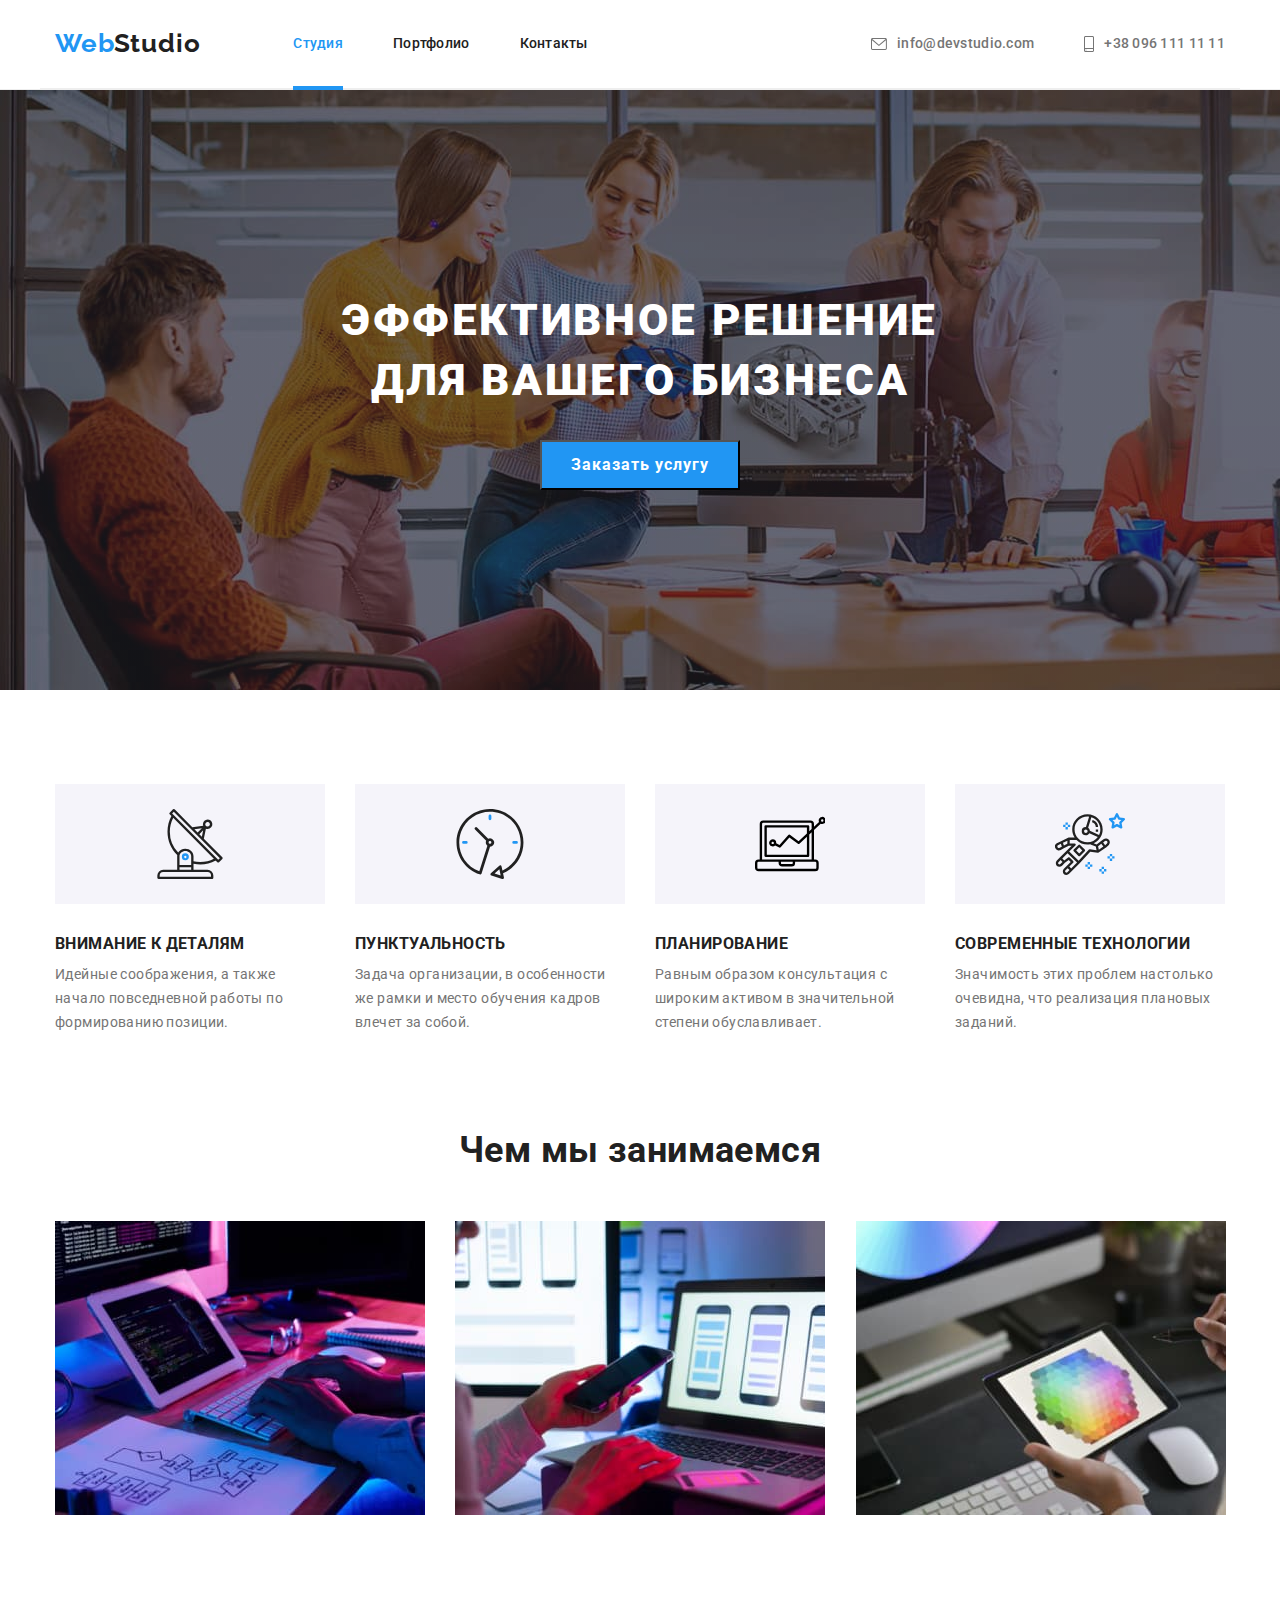
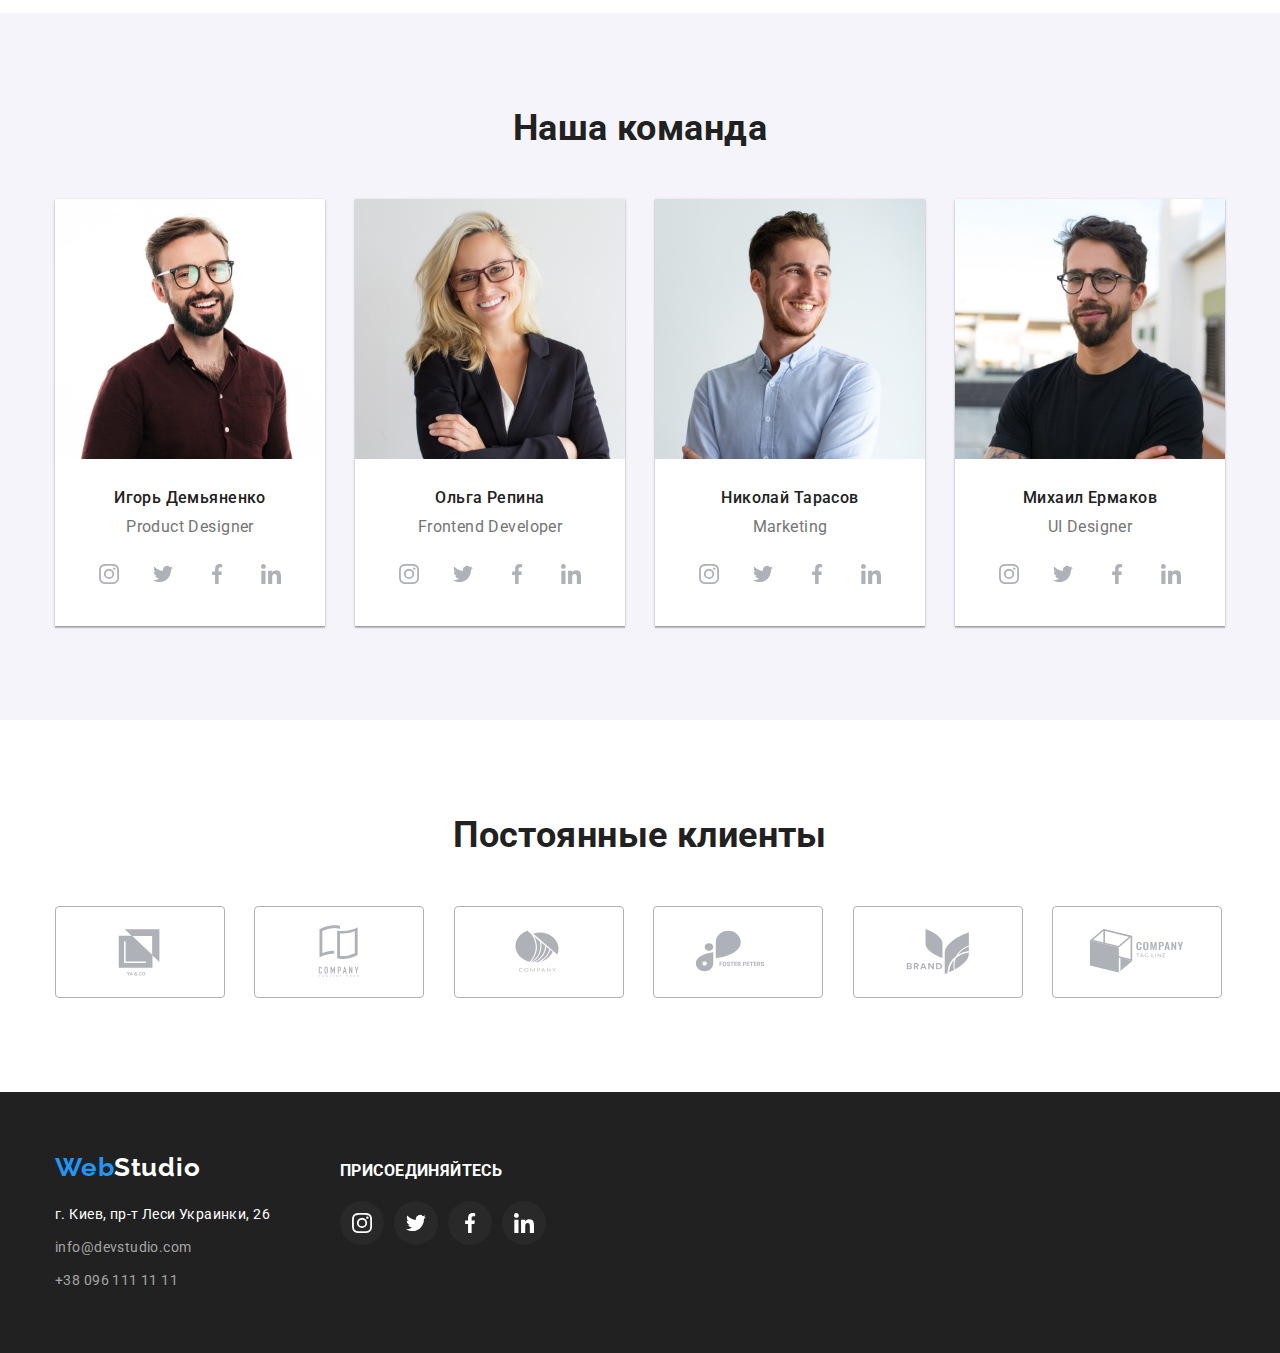
<file: index.html>
<!DOCTYPE html>
<html lang="ru">
    <head>
        <meta charset="UTF-8">
        <meta http-equiv="X-UA-Compatible" content="IE=edge">
        <meta name="viewport" content="width=device-width, initial-scale=1.0">
        <title>homework#4</title>
        <link href="https://fonts.googleapis.com/css2?family=Raleway:wght@700&family=Roboto:wght@400;500;700;900&display=swap"
            rel="stylesheet">
        <link rel="stylesheet" href="https://cdnjs.cloudflare.com/ajax/libs/modern-normalize/1.1.0/modern-normalize.min.css">
        <link rel="stylesheet" href="./css/style.css">
    </head>
    <body class="page">
        <!-- Шапка -->
        <header class="header"> 
            <div class="container header">
                <nav class="site-nav">
                    <a class="logo" href="">
                        <span class="logo-accent">Web</span>
                        <span class="logo-black">Studio</span>
                    </a>

                    <ul class="link-list">
                        <li><a id="studio" class="link" href="./index.html">Студия</a></li>
                        <li><a class="link" href="./portfolio.html">Портфолио</a></li>
                        <li><a class="link" href="./index.html">Контакты</a></li>
                    </ul>
                </nav>
                <ul class="contact"> 
                    <li><a class="contact-link icon-envelope" href="mailto:info@devstudio.com">
                            <svg class="envelope">
                                <use href="./images/icons.svg#envelope"></use>
                            </svg>
                            info@devstudio.com 
                        </a>
                    </li>
                    <li><a class="contact-link icon-smartphone" href="tel:+380961111111">
                            <svg class="smartphone">
                                <use href="./images/icons.svg#smartphone"></use>
                            </svg>
                            +38 096 111 11 11
                        </a>
                    </li>
                </ul>
            </div>
        </header>

        <main>
            <!-- Герой -->
            <section class="hero">
                <div class="container">
                    <h1 class="hero-title">
                        ЭФФЕКТИВНОЕ РЕШЕНИЕ ДЛЯ ВАШЕГО БИЗНЕСА
                    </h1>
                    
                    <button class="button" type="button">
                        Заказать услугу
                    </button>
                </div>
            </section>
            
            <!--Особенности  features-->
            <section class ="section features">
                <div class="container">
                    <h2 class="section-title hidden">Преимущества</h2>
                    <ul class="features-list">
                        <li>
                            <div class="features-icons">
                                <svg width="70px" height="70px">
                                    <use href="./images/icons.svg#antenna"></use>
                                </svg>
                            </div>
                            <h3 class="title">ВНИМАНИЕ К ДЕТАЛЯМ</h3>
                            <p>Идейные соображения, а также начало повседневной работы по формированию позиции.</p>
                        </li>
                        <li>
                            <div class="features-icons">
                                <svg width="70px" height="70px">
                                    <use href="./images/icons.svg#clock"></use>
                                </svg>
                            </div>
                            <h3 class="title">ПУНКТУАЛЬНОСТЬ</h3>
                            <p>Задача организации, в особенности же рамки и место обучения кадров влечет за собой.</p>
                        </li>
                        <li>
                            <div class="features-icons">
                                <svg width="70px" height="70px">
                                    <use href="./images/icons.svg#vector"></use>
                                </svg>
                            </div>
                            <h3 class="title">ПЛАНИРОВАНИЕ</h3>
                            <p>Равным образом консультация с широким активом в значительной степени обуславливает.</p>
                        </li>
                        <li>
                            <div class="features-icons">
                                <svg width="70px" height="70px">
                                    <use href="./images/icons.svg#astronaut"></use>
                                </svg>
                            </div>
                            <h3 class="title">СОВРЕМЕННЫЕ ТЕХНОЛОГИИ</h3>
                            <p>Значимость этих проблем настолько очевидна, что реализация плановых заданий.</p>
                        </li>
                    </ul>
                </div>
            </section>

            <!-- Чем занимаемся? -->
            <section class="section work">
                <div class="container">
                    <h2 class="section-title">Чем мы занимаемся</h2>
                    <ul class="work-list">
                        <li>
                            <img src="./images/work/img1.jpg" alt="Работник пишет код" width="370">
                        </li>
                        <li>
                            <img src="./images/work/img2.jpg" alt="Работник создает инетрфейс" width="370">
                        </li>
                        <li>
                            <img src="./images/work/img3.jpg" alt="Работник подбирает цвет" width="370">
                        </li>
                    </ul>                
                </div>
            </section>

            <!-- Наша команда -->
            <section class="section staff">
               <div class="container">
                    <h2 class="section-title">Наша команда</h2>
                    <ul class="staff-name">
                        <li class="staff-persons">
                            <img src="./images/staff/img1.jpg" alt="Фото работника" width="270">
                            <div class="staff-box">
                                <h3 class="name">Игорь Демьяненко</h3>
                                <p class="position">Product Designer</p>
                                <ul class="social-team">
                                    <li><a class="person-link" href="">
                                            <svg class="instagram" width="20px" height="20px">
                                                <use href="./images/icons.svg#instagram"></use>
                                            </svg>
                                        </a>
                                    </li>
                                    <li><a class="person-link" href="">
                                            <svg class="twitter" width="20px" height="20px">
                                                <use href="./images/icons.svg#twitter"></use>
                                            </svg>
                                        </a>
                                    </li>
                                    <li><a class="person-link" href="">
                                            <svg class="facebook" width="20px" height="20px">
                                                <use href="./images/icons.svg#facebook"></use>
                                            </svg>
                                        </a>
                                    </li>
                                    <li><a class="person-link" href="">
                                            <svg class="linkedin" width="20px" height="20px">
                                                <use href="./images/icons.svg#linkedin"></use>
                                            </svg>
                                        </a>
                                    </li>
                                </ul>
                            </div>
                        </li>
                        <li class="staff-persons">
                            <img src="./images/staff/img2.jpg" alt="Фото работника" width="270">
                            <div class="staff-box">
                                <h3 class="name">Ольга Репина</h3>
                                <p class="position">Frontend Developer</p>
                                <ul class="social-team">
                                    <li><a class="person-link" href="">
                                            <svg class="instagram" width="20px" height="20px">
                                                <use href="./images/icons.svg#instagram"></use>
                                            </svg>
                                        </a>
                                    </li>
                                    <li><a class="person-link" href="">
                                            <svg class="twitter" width="20px" height="20px">
                                                <use href="./images/icons.svg#twitter"></use>
                                            </svg>
                                        </a>
                                    </li>
                                    <li><a class="person-link" href="">
                                            <svg class="facebook" width="20px" height="20px">
                                                <use href="./images/icons.svg#facebook"></use>
                                            </svg>
                                        </a>
                                    </li>
                                    <li><a class="person-link" href="">
                                            <svg class="linkedin" width="20px" height="20px">
                                                <use href="./images/icons.svg#linkedin"></use>
                                            </svg>
                                        </a>
                                    </li>
                                </ul>
                            </div>
                        </li>
                        <li class="staff-persons">
                            <img src="./images/staff/img3.jpg" alt="Фото работника" width="270">
                            <div class="staff-box">
                                <h3 class="name">Николай Тарасов</h3>
                                <p class="position">Marketing</p>
                                <ul class="social-team">
                                    <li><a class="person-link" href="">
                                            <svg class="instagram" width="20px" height="20px">
                                                <use href="./images/icons.svg#instagram"></use>
                                            </svg>
                                        </a>
                                    </li>
                                    <li><a class="person-link" href="">
                                            <svg class="twitter" width="20px" height="20px">
                                                <use href="./images/icons.svg#twitter"></use>
                                            </svg>
                                        </a>
                                    </li>
                                    <li><a class="person-link" href="">
                                            <svg class="facebook" width="20px" height="20px">
                                                <use href="./images/icons.svg#facebook"></use>
                                            </svg>
                                        </a>
                                    </li>
                                    <li><a class="person-link" href="">
                                            <svg class="linkedin" width="20px" height="20px">
                                                <use href="./images/icons.svg#linkedin"></use>
                                            </svg>
                                        </a>
                                    </li>
                                </ul>
                            </div>
                        </li>
                        <li class="staff-persons">
                            <img src="./images/staff/img4.jpg" alt="Фото работника" width="270">
                            <div class="staff-box">
                                <h3 class="name">Михаил Ермаков</h3>
                                <p class="position">UI Designer</p>
                                <ul class="social-team">
                                    <li><a class="person-link" href="">
                                            <svg class="instagram" width="20px" height="20px">
                                                <use href="./images/icons.svg#instagram"></use>
                                            </svg>
                                        </a>
                                    </li>
                                    <li><a class="person-link" href="">
                                            <svg class="twitter" width="20px" height="20px">
                                                <use href="./images/icons.svg#twitter"></use>
                                            </svg>
                                        </a>
                                    </li>
                                    <li><a class="person-link" href="">
                                            <svg class="facebook" width="20px" height="20px">
                                                <use href="./images/icons.svg#facebook"></use>
                                            </svg>
                                        </a>
                                    </li>
                                    <li><a class="person-link" href="">
                                            <svg class="linkedin" width="20px" height="20px">
                                                <use href="./images/icons.svg#linkedin"></use>
                                            </svg>
                                        </a>
                                    </li>
                                </ul>
                            </div>
                        </li>
                    </ul>
               </div>
            </section>

            <!-- Постоянные клиенты -->
            <section class="section clients">
                <div class="container">
                    <h2 class="section-title">Постоянные клиенты</h2>
                    <ul class="clients-icons">
                        <li><a class="client-link" href="" rel="noopener noreferrer">
                                <svg class="logo" width="106px" height="60px">
                                    <use href="./images/icons.svg#logo1"></use>
                                </svg>
                            </a>
                        </li>
                        <li><a class="client-link" href="" rel="noopener noreferrer">
                                <svg class="logo" width="106px" height="60px">
                                    <use href="./images/icons.svg#logo2"></use>
                                </svg>
                            </a>
                        </li>
                        <li><a class="client-link" href="" rel="noopener noreferrer">
                                <svg class="logo" width="106px" height="60px">
                                    <use href="./images/icons.svg#logo3"></use>
                                </svg>
                            </a>
                        </li>
                        <li><a class="client-link" href="" rel="noopener noreferrer">
                                <svg class="logo" width="106px" height="60px">
                                    <use href="./images/icons.svg#logo4"></use>
                                </svg>
                            </a>
                        </li>
                        <li><a class="client-link" href="" rel="noopener noreferrer">
                                <svg class="logo" width="106px" height="60px">
                                    <use href="./images/icons.svg#logo5"></use>
                                </svg>
                            </a>
                        </li>
                        <li><a class="client-link" href="" rel="noopener noreferrer">
                                <svg class="logo" width="106px" height="60px">
                                    <use href="./images/icons.svg#logo6"></use>
                                </svg>
                            </a>
                        </li>
                    </ul>
                </div>
            </section>
        </main>
<!-- Footer -->
        <footer class="page-footer">
            <div class="container footer">
                <div class="address-footer">
                    <a class="logo-footer" href="">
                        <span class="logo-accent">Web</span>
                        <span class="logo-white">Studio</span>
                    </a>
                    
                    <address>
                        <ul class="adress-list">
                            <li><a  class="text-info" href="" rel="noopener noreferrer" target="_blank">г. Киев, пр-т Леси Украинки, 26</a></li>
                            <li>
                                <a class="info" href="mailto:info@devstudio.com">info@devstudio.com</a>
                            </li>
                            <li>
                                <a class="info" href="tel:+380961111111">+38 096 111 11 11</a>
                            </li>
                        </ul>
                    </address>
                </div>

                <div class="social-footer">
                    <h3 class="title">ПРИСОЕДИНЯЙТЕСЬ</h3>
                    <ul class="social-links">
                        <li><a class="link-icon" href="">
                                <svg class="instagram-footer" width="20px" height="20px">
                                    <use href="./images/icons.svg#instagram"></use>
                                </svg>
                            </a></li>
                        <li><a class="link-icon" href="">
                                <svg class="twitter-footer" width="20px" height="20px">
                                    <use href="./images/icons.svg#twitter"></use>
                                </svg>
                            </a>
                        </li>
                        <li><a class="link-icon" href="">
                                <svg class="facebook-footer" width="20px" height="20px">
                                    <use href="./images/icons.svg#facebook"></use>
                                </svg>
                            </a>
                        </li>
                        <li><a class="link-icon" href="">
                                <svg class="linkedin-footer" width="20px" height="20px">
                                    <use href="./images/icons.svg#linkedin"></use>
                                </svg>
                            </a>
                        </li>
                    </ul>
                </div>

            </div>
        </footer>
    </body>
</html>
</file>
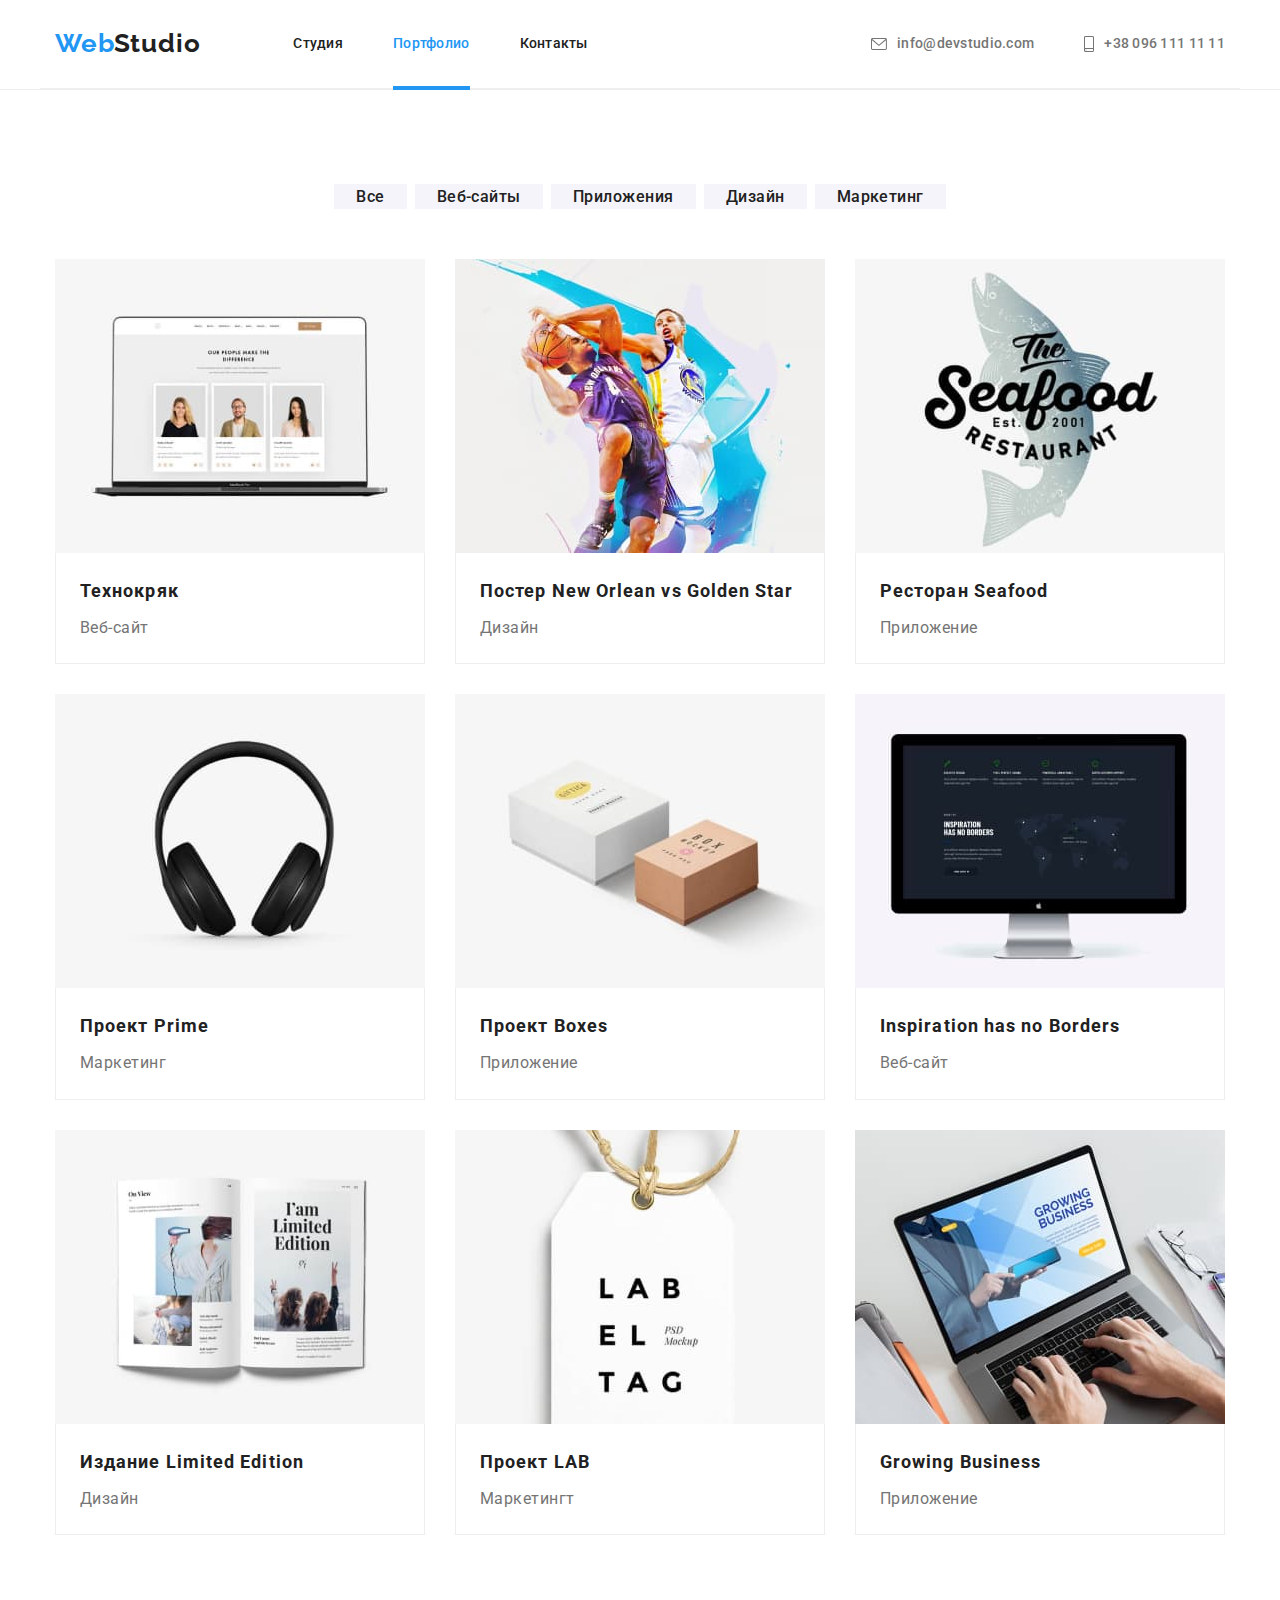
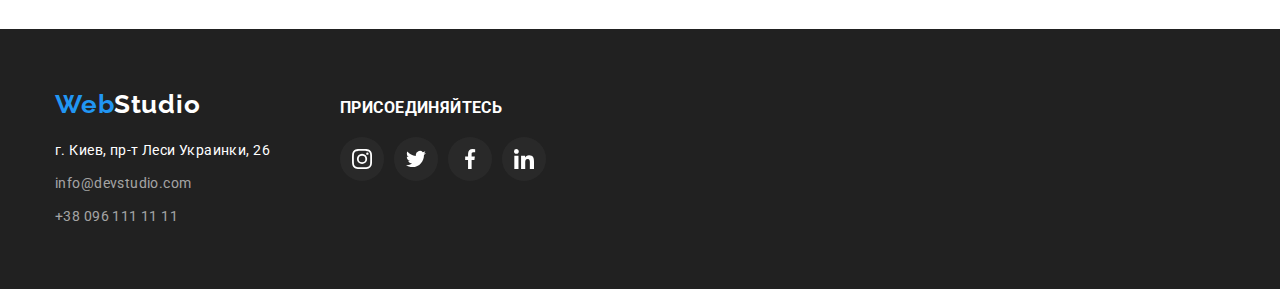
<file: portfolio.html>
<!DOCTYPE html>
<html lang="ru">

<head>
    <meta charset="UTF-8">
    <meta http-equiv="X-UA-Compatible" content="IE=edge">
    <meta name="viewport" content="width=device-width, initial-scale=1.0">
    <title>homework#4</title>
    <link rel="stylesheet" href="https://fonts.googleapis.com/css2?family=Raleway:wght@700&family=Roboto:wght@400;500;700;900&display=swap">
    <link rel="stylesheet" href="https://cdnjs.cloudflare.com/ajax/libs/modern-normalize/1.1.0/modern-normalize.min.css">
    <link rel="stylesheet" href="./css/style.css" />
    
</head>
    <body class="page">
        <!-- Шапка -->
        <header class="header">
            <div class="container header">
                <nav class="site-nav">
                    <a class="logo" href="">
                        <span class="logo-accent">Web</span>
                        <span class="logo-black">Studio</span>
                    </a>
            
                    <ul class="link-list">
                        <li><a  class="link" href="./index.html">Студия</a></li>
                        <li><a id="portfolio" class="link" href="./portfolio.html">Портфолио</a></li>
                        <li><a class="link" href="./index.html">Контакты</a></li>
                    </ul>
                </nav>
                <ul class="contact">
                    <li><a class="contact-link icon-envelope" href="mailto:info@devstudio.com">
                            <svg class="envelope">
                                <use href="./images/icons.svg#envelope"></use>
                            </svg>
                            <span>info@devstudio.com</span></a></li>
                    <li><a class="contact-link icon-smartphone" href="tel:+380961111111">
                            <svg class="smartphone">
                                <use href="./images/icons.svg#smartphone"></use>
                            </svg>
                            <span>+38 096 111 11 11</span></a></li>
                </ul>
            </div>
        </header>
        
        <main>            
            <section class="section-project">
                <div class="container">
                    <h1 class="section-title hidden">Фильтр</h1>
                    <ul class="buttons-filter">
                        <li>
                            <button class="buttons" type="button">Все</button>
                        </li>
                        <li>
                            <button class="buttons" type="button">Веб-сайты</button>
                        </li>
                        <li>
                            <button class="buttons" type="button">Приложения</button>
                        </li>
                        <li>
                            <button class="buttons" type="button">Дизайн</button>
                        </li>
                        <li>
                            <button class="buttons" type="button">Маркетинг</button>
                        </li>
                    </ul>
            
                    <h1 class="section-title hidden">Наши работы</h1>
                    <ul class="project-list">
                        <li class="project-card">
                            <a href="./index.html">
                                <img src="./images/portfolio/1.jpg" alt="Ноутбук с загруженным веб-сайтом" width="370" height="294">
                                <div class="text-box">
                                    <h2 class="project-name">Технокряк</h2> 
                                    <p class="project-direction">Веб-сайт</p>
                                </div>
                            </a>
                        </li>
                        <li class="project-card">
                            <a href="./index.html">
                                <img src="./images/portfolio/2.jpg" alt="2 баскетбольных игрока" width="370" height="294">
                                <div class="text-box">
                                    <h2 class="project-name">Постер New Orlean vs Golden Star</h2>
                                    <p class="project-direction">Дизайн</p>
                                </div>
                            </a>
                        </li>
                        <li class="project-card">
                            <a href="./index.html">
                                <img src="./images/portfolio/3.jpg" alt="Рыба с названием" width="370" height="294">
                                <div class="text-box">
                                    <h2 class="project-name">Ресторан Seafood</h2>
                                    <p class="project-direction">Приложение</p>
                                </div>
                            </a>
                        </li>
                        <li class="project-card">
                            <a href="./index.html">
                                <img src="./images/portfolio/4.jpg" alt="Наушники" width="370" height="294">
                                <div class="text-box">
                                    <h2 class="project-name">Проект Prime</h2>
                                    <p class="project-direction">Маркетинг</p>
                                </div>
                            </a>
                        </li>
                        <li class="project-card">
                            <a href="./index.html">
                                <img src="./images/portfolio/5.jpg" alt="Белая и коричневая коробки" width="370" height="294">
                                <div class="text-box">
                                    <h2 class="project-name">Проект Boxes</h2>
                                    <p class="project-direction">Приложение</p>
                                </div>
                            </a>
                        </li>
                        <li class="project-card">
                            <a href="./index.html">
                                <img src="./images/portfolio/6.jpg" alt="Компютер Mac с загруженой веб-страницей" width="370"
                                    height="294">
                                <div class="text-box">
                                    <h2 class="project-name">Inspiration has no Borders</h2>
                                    <p class="project-direction">Веб-сайт</p>
                                </div>
                            </a>
                        </li>
                        <li class="project-card">
                            <a href="./index.html">
                                <img src="./images/portfolio/7.jpg" alt="Журнал" width="370" height="294">
                                <div class="text-box">
                                    <h2 class="project-name">Издание Limited Edition</h2>
                                    <p class="project-direction">Дизайн</p>
                                </div>
                            </a>
                        </li>
                        <li class="project-card">
                            <a href="./index.html">
                                <img src="./images/portfolio/8.jpg" alt="Визитка" width="370" height="294">
                                <div class="text-box">
                                    <h2 class="project-name">Проект LAB</h2>
                                    <p class="project-direction">Маркетингт</p>
                                </div>
                            </a>
                        </li>
                        <li class="project-card">
                            <a href="./index.html">
                                <img src="./images/portfolio/9.jpg" alt="Человек за ноутбуком" width="370" height="294">
                                <div class="text-box">
                                    <h2 class="project-name">Growing Business</h2>
                                    <p class="project-direction">Приложение</p>
                                </div>
                            </a>
                        </li>
                    </ul>
                </div>
            </section>
        </main>
     
<!-- Footer -->
<footer class="page-footer">
    <div class="container footer">
        <div class="address-footer">
            <a class="logo-footer" href="">
                <span class="logo-accent">Web</span>
                <span class="logo-white">Studio</span>
            </a>

            <address>
                <ul class="adress-list">
                    <li><a class="text-info" href="" rel="noopener noreferrer" target="_blank">г. Киев, пр-т Леси
                            Украинки, 26</a></li>
                    <li>
                        <a class="info" href="mailto:info@devstudio.com">info@devstudio.com</a>
                    </li>
                    <li>
                        <a class="info" href="tel:+380961111111">+38 096 111 11 11</a>
                    </li>
                </ul>
            </address>
        </div>

        <div class="social-footer">
            <h3 class="title">ПРИСОЕДИНЯЙТЕСЬ</h3>
            <ul class="social-links">
                <li><a class="link-icon" href="">
                        <svg class="instagram-footer" width="20px" height="20px">
                            <use href="./images/icons.svg#instagram"></use>
                        </svg>
                    </a></li>
                <li><a class="link-icon" href="">
                        <svg class="twitter-footer" width="20px" height="20px">
                            <use href="./images/icons.svg#twitter"></use>
                        </svg>
                    </a>
                </li>
                <li><a class="link-icon" href="">
                        <svg class="facebook-footer" width="20px" height="20px">
                            <use href="./images/icons.svg#facebook"></use>
                        </svg>
                    </a>
                </li>
                <li><a class="link-icon" href="">
                        <svg class="linkedin-footer" width="20px" height="20px">
                            <use href="./images/icons.svg#linkedin"></use>
                        </svg>
                    </a>
                </li>
            </ul>
        </div>

    </div>
</footer>
    </body>
            
</html>
</file>
<file: css/style.css>
/* основной цвет background: #212121; --title-text-color */

/* неактивные контакты, абзац и вторичный  background: #757575; --primari-text-color */

/* основной фон страницы background: #FFFFFF; --primari-white-color */

/* акцент background: #2196F3;--accent-color */
/* ховер героя backgraund: #188CE8; --hover-button */

/* фон шапки bgrcolor: #ececec; --header-bgrcolor */
/* фон героя и футер background: #2F303A; --hero-bgrcolor */
/* фон команда background: #F5F4FA; --staff-bdrcolor */

/* контакты в футере background: #FFFFFF99;   rgba(0, 0, 0, 0.6); --contact-footer */
/* bg-icon-footer: #ffffff0a; rgba(255, 255, 255, 0.1); --bg-icon-footer */
/* Border: #eeeeee; --border-box */
/* Bg-icon: #afb1b8; --bg-icon */
:root {
  --title-text-color: #212121;
  --primari-text-color: #757575;
  --primari-white-color: #ffffff;
  --accent-color: #2196f3;
  --header-bgrcolor: #ececec;
  --hero-bgrcolor: #2f303a;
  --staff-bdrcolor: #f5f4fa;
  --contact-footer: #ffffff99;
  --bg-icon-footer: #ffffff0a;
  --hover-button: #188ce8;
  --border-box: #eeeeee;
  --bg-icon: #afb1b8;
}

.page {
  background-color: var(--primari-white-color);
  color: var(--primari-text-color);

  font-family: Roboto, sans-serif;
  font-weight: 400;
  font-size: 14px;
  line-height: 1.17;
  letter-spacing: 0.03em;
}

ul {
  list-style: none;
  padding-left: 0px;
  margin-top: 0px;
  margin-bottom: 0px;
}
p {
  margin-top: 0px;
  margin-bottom: 0px;
}
img {
  display: block;
}

/* Header */
.header {
  border-bottom: 1px solid var(--border-box);
}
.container {
  width: 1200px;
  padding-left: 15px;
  padding-right: 15px;
  margin-left: auto;
  margin-right: auto;
}
/* Site-nav */
.logo-accent {
  margin-right: -4px;
  color: var(--accent-color);
}
.logo-black {
  color: var(--title-text-color);
}
.logo-white {
  color: var(--primari-white-color);
}

.logo-accent,
.logo-black,
.logo-white {
  font-family: Raleway, sans-serif;
  font-weight: 700;
  font-size: 26px;
  line-height: 1.17;
  letter-spacing: 0.03em;
}
.logo {
  display: inline-block;
}
.container.header {
  display: flex;
  align-items: center;
}
.site-nav {
  display: flex;
  align-items: center;
}
.link-list,
.contact {
  display: flex;
  margin: 0px;
  padding: 0px;
}
.link-list {
  margin-left: 93px;
}
.link-list .link,
.contact .contact-link {
  display: inline-flex;
  padding-top: 32px;
  padding-bottom: 32px;
}
.site-nav .link {
  color: var(--title-text-color);
}
.link-list li + li {
  margin-left: 50px;
}
.site-nav .link:hover,
.site-nav .link:focus {
  color: var(--accent-color);
}
.link {
  position: relative;
}
.link::after {
  content: "";

  position: absolute;
  left: 0px;
  bottom: -2px;

  display: block;
  width: 100%;
  height: 4px;
  background-color: var(--accent-color);
  display: none;
}

#studio {
  color: var(--accent-color);
}
#studio::after {
  display: block;
}
#portfolio {
  color: var(--accent-color);
}
#portfolio::after {
  display: block;
}

/* Contact */

.site-nav,
.contact {
  font-weight: 500;
  font-size: 14px;
  line-height: 1.7;
  letter-spacing: 0.02em;
}
.contact-link {
  display: inline-flex;
  align-items: center;
  color: var(--primari-text-color);
}
.contact li + li {
  margin-left: 50px;
}
.contact {
  margin-left: auto;
}
.contact .contact-link:hover,
.contact .contact-link:focus {
  color: var(--accent-color);
}

.envelope {
  width: 16px;
  height: 12px;
  margin-right: 10px;
  fill: var(--primari-text-color);
}
.icon-envelope:hover .envelope,
.icon-envelope:focus .envelope {
  fill: var(--accent-color);
}
.smartphone {
  width: 10px;
  height: 16px;
  margin-right: 10px;
  fill: var(--primari-text-color);
}
.icon-smartphone:hover .smartphone,
.icon-smartphone:focus .smartphone {
  fill: var(--accent-color);
}

a {
  text-decoration: none;
}

/* Hero */
.hero {
  padding-top: 200px;
  padding-bottom: 200px;
  text-align: center;
  margin-left: auto;
  margin-right: auto;
  max-width: 1600px;
  background-image: linear-gradient(
      to right,
      rgba(47, 48, 58, 0.4),
      rgba(47, 48, 58, 0.4)
    ),
    url(../images/hero/hero-icon.jpg);
  background-color: var(--hero-bgrcolor);
}

.hero-title {
  color: var(--primari-white-color);
  font-weight: 900;
  font-size: 44px;
  line-height: 1.37;
  letter-spacing: 0.06em;
  width: 696px;
  margin: 0px auto 30px auto;
}

/* Section */
.work-list {
  padding-left: 0px;
}

h2 {
  font-weight: 700;
  font-size: 36px;
  text-align: center;
}

/* Features */
.section.features,
.section-project {
  padding-top: 94px;
  padding-bottom: 94px;
}
.section-title {
  color: var(--title-text-color);
  margin-top: 0px;
  margin-bottom: 50px;
  text-align: center;
}
.section-title.hidden {
  position: absolute;
  width: 1px;
  height: 1px;
  margin: -1px;
  border: 0;
  padding: 0;
  white-space: nowrap;
  clip-path: inset(100%);
  clip: rect(0 0 0 0);
  overflow: hidden;
}
.features-list {
  display: flex;
  margin-top: 0px;
}
.features-list li {
  width: 270px;
}
.features-list li:not(:nth-last-child(1)) {
  margin-right: 30px;
}
.features-list .title {
  color: var(--title-text-color);
  font-weight: 700;
  margin-top: 0px;
  margin-bottom: 10px;
}
.features-list p {
  line-height: 1.71;
}

.features-icons {
  display: inline-flex;
  justify-content: center;
  align-items: center;
  width: 270px;
  height: 120px;
  margin-bottom: 30px;
  border: none;
  background-color: var(--staff-bdrcolor);
}

/* Work */
.section.work {
  padding-bottom: 94px;
}
.work-list li {
  display: inline-block;
  margin-right: -3px;
}
.work-list li + li {
  margin-left: 30px;
}

/* Staff */
.section.staff {
  padding-top: 94px;
  padding-bottom: 94px;

  background-color: var(--staff-bdrcolor);
}
.staff-name {
  display: flex;
  padding-left: 0px;
  margin-top: 0px;
  margin-bottom: 0px;
}
.staff-persons {
  background-color: var(--primari-white-color);
  box-shadow: 0px 1px 3px #00000033, 0px 1px 1px #00000024,
    0px 2px 1px #0000001f;
}
.staff-persons:not(:first-child) {
  margin-left: 30px;
}
.staff-box {
  padding: 30px 32px;
}
.staff-box .name {
  color: var(--title-text-color);
  font-weight: 500;
  font-size: 16px;
  margin-top: 0px;
  margin-bottom: 10px;
  text-align: center;
}
.staff-name .position {
  font-size: 16px;
  text-align: center;
  margin-bottom: 16px;
}

.social-team {
  display: inline-flex;
  justify-content: center;
}
.social-team li + li {
  margin-left: 10px;
}
.person-link {
  display: inline-flex;
  justify-content: center;
  align-items: center;
  width: 44px;
  height: 44px;
  background-color: var(--primari-white-color);
  border-radius: 50%;
}
.person-link:hover,
.person-link:focus {
  background-color: var(--accent-color);
}

.instagram,
.twitter,
.facebook,
.linkedin {
  fill: var(--bg-icon);
}
.person-link:hover .instagram,
.person-link:focus .instagram,
.person-link:hover .twitter,
.person-link:focus .twitter,
.person-link:hover .facebook,
.person-link:focus .facebook,
.person-link:hover .linkedin,
.person-link:focus .linkedin {
  fill: var(--primari-white-color);
}

/* Clients */
.section.clients {
  padding: 94px 0px;
}
.clients-icons li + li {
  margin-left: 30px;
}
.clients-icons li {
  display: inline-flex;
}
.client-link {
  display: flex;
  justify-content: center;
  align-items: center;
  width: 170px;
  height: 92px;
  border: 1px solid var(--bg-icon);
  margin-right: -4px;
  border-radius: 4px;
}
/* .clients-icons:hover .client-link.one,
.clients-icons:focus .client-link.one {
  border: 1px solid var(--accent-color);
} */
.client-link:hover,
.client-link:focus {
  border: 1px solid var(--accent-color);
}
.logo {
  fill: var(--bg-icon);
}
.client-link:hover .logo,
.client-link:focus .logo {
  fill: var(--accent-color);
}

/* Footer */

.page-footer {
  padding-top: 60px;
  padding-bottom: 60px;

  background-color: var(--title-text-color);
}
.container.footer {
  display: flex;
  align-items: baseline;
}
.logo-footer {
  display: block;
  margin-bottom: 20px;
}
.adress-list {
  padding-left: 0px;
}
.adress-list li + li {
  margin-top: 9px;
}
.adress-list .text-info {
  color: var(--primari-white-color);
  font-style: normal;
  line-height: 1.71;
}
.adress-list .info {
  color: var(--contact-footer);
  font-style: normal;
  line-height: 1.71;
}
.adress-list .info:hover,
.adress-list .info:focus {
  color: var(--accent-color);
}

.social-footer .title {
  color: var(--primari-white-color);
  font-weight: 700;
  margin-top: 0px;
  margin-bottom: 20px;
}
.social-footer {
  margin-left: 70px;
}
.social-links {
  display: inline-flex;
  justify-content: center;
}
.social-links li + li {
  margin-left: 10px;
}
.link-icon {
  display: inline-flex;
  justify-content: center;
  align-items: center;
  width: 44px;
  height: 44px;
  background-color: var(--bg-icon-footer);
  border-radius: 50%;
}

.instagram-footer,
.twitter-footer,
.facebook-footer,
.linkedin-footer {
  fill: var(--primari-white-color);
}

.link-icon:hover,
.link-icon:focus {
  background-color: var(--accent-color);
}
/* .social-links:focus .footer-icons {
  background-color: var(--accent-color);
} */
/* Button */
.button {
  width: 200px;
  height: 50px;

  color: var(--primari-white-color);
  background-color: var(--accent-color);

  font-weight: 700;
  font-size: 16px;
  line-height: 1.88;
  letter-spacing: 0.06em;
  cursor: pointer;
  text-align: center;
}
.button:hover,
.button:focus {
  background-color: var(--hover-button);
}

.buttons {
  padding: 0px 22px;

  color: var(--title-text-color);
  background-color: var(--staff-bdrcolor);
  font-weight: 500;
  font-size: 16px;
  line-height: 1.6;
  letter-spacing: 0.03em;
  cursor: pointer;
  text-align: center;
  border: none;
}
.buttons:hover,
.buttons:focus {
  color: var(--primari-white-color);
  background-color: var(--accent-color);
  box-shadow: 0px 2px 2px 0px #0000001f, 0px 1px 2px 0px #00000014,
    0px 3px 1px 0px #0000001a;
}

/* PORTFOLIO */
/* Filter */

.filter {
  width: 611px;
  height: 54px;
  margin: 94px auto 34px;
}
.project {
  margin-bottom: 94px;
}
.buttons-filter {
  margin: 0px auto 50px;
  display: flex;
  justify-content: center;
}
.buttons-filter li + li {
  margin-left: 8px;
}

/* Project */
.text-box {
  padding: 20px 24px;
  border-right: 1px solid var(--border-box);
  border-bottom: 1px solid var(--border-box);
  border-left: 1px solid var(--border-box);
}
.project-name {
  color: var(--title-text-color);
  font-weight: 700;
  font-size: 18px;
  line-height: 2;
  vertical-align: top;
  text-align: left;
  letter-spacing: 0.06em;
  margin-top: 0px;
  margin-bottom: 4px;
}

.project-text {
  color: var(--primari-white-color);
}

.project-direction {
  font-size: 16px;
  line-height: 1.88;
  text-align: left;
  vertical-align: top;
  letter-spacing: 0.03em;

  color: var(--primari-text-color);
}

.project-text:hover {
  color: var(--primari-white-color);
  background-color: var(--accent-color);
}
.project-list {
  display: flex;
  flex-wrap: wrap;
}
.project-list li:not(:nth-of-type(3n)) {
  margin-right: 30px;
}
.project-list li:not(:nth-last-child(-n + 3)) {
  margin-bottom: 30px;
}
.project-card a {
  display: block;
}
.project-card a:hover,
.project-card a:focus {
  box-shadow: 1px 4px 6px 0px #00000029, 0px 4px 4px 0px #0000000f,
    0px 1px 1px 0px #0000001f;
}
</file>
